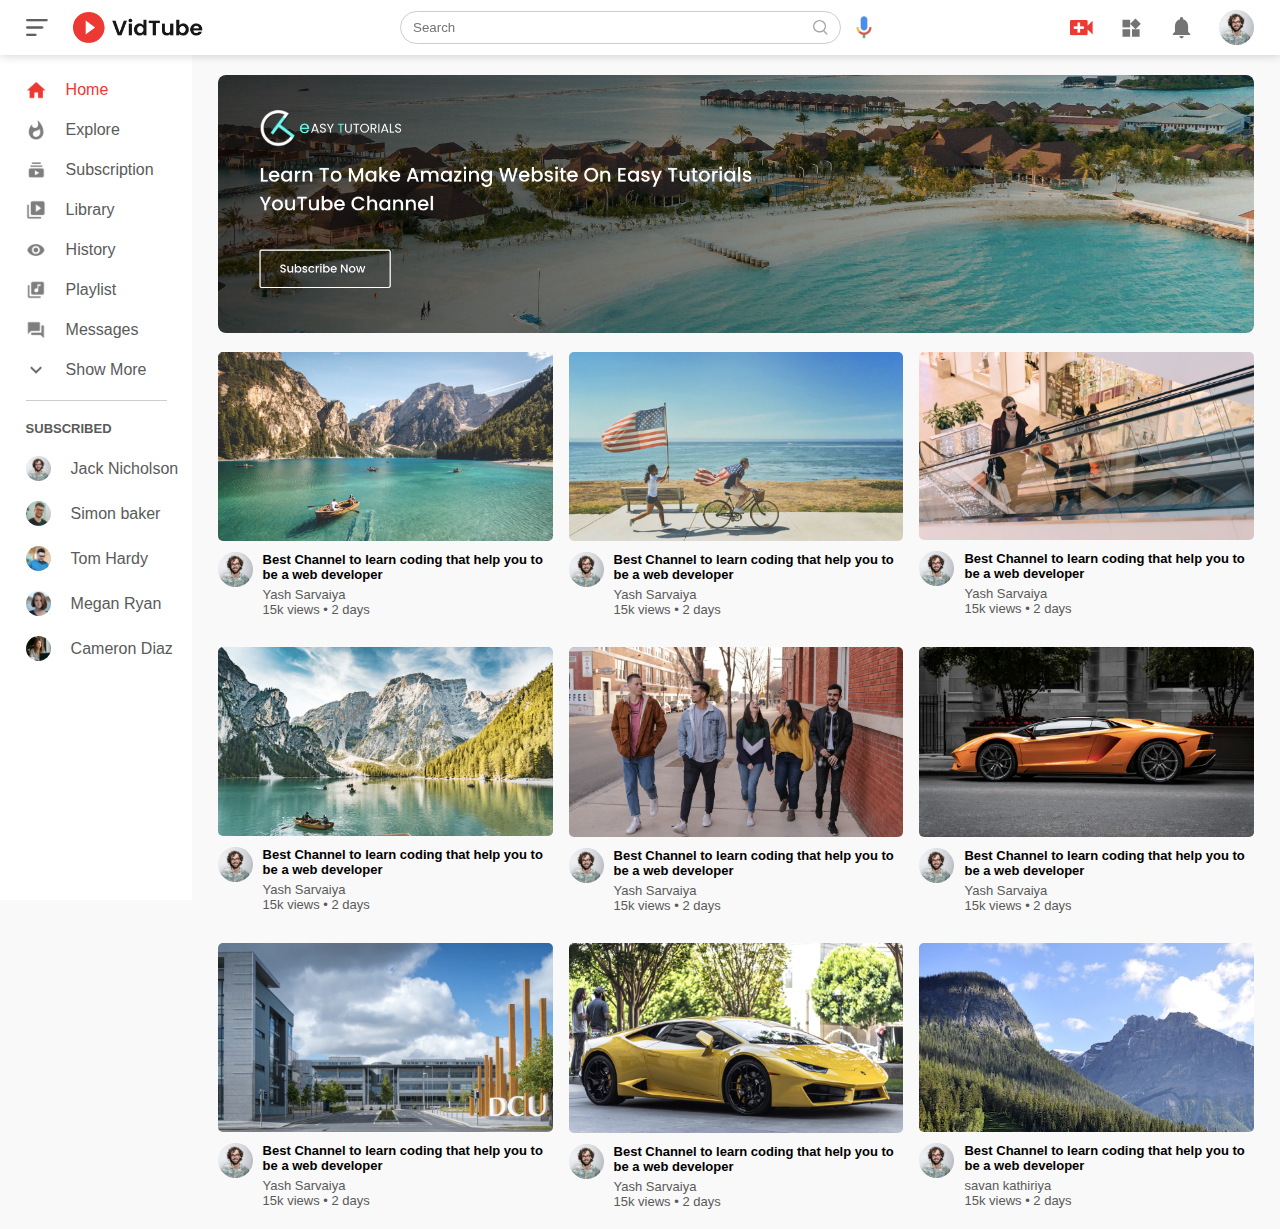
<file: index.html>
<!DOCTYPE html>
<html lang="en">
<head>
    <meta charset="UTF-8">
    <meta http-equiv="X-UA-Compatible" content="IE=edge">
    <meta name="viewport" content="width=device-width, initial-scale=1.0">
    <title>Youtube Clone By savan kathiriya</title>
    <link rel="stylesheet" href="style.css">
</head>
<body>
    
    <nav class = "flex-div">
        <div class="nav-left flex-div">
             <img src="images/menu.png" class="menu-icon">
             <img src="images/logo.png" class="logo">

        </div>
        <div class="nav-middle flex-div">
            <div class="search-box flex-div">
                <input type="text" placeholder="Search">
                <img src="images/search.png" >
            </div>
            <img src="images/voice-search.png" class="mic-icon">
        </div>
        <div class="nav-right flex-div">
            <img src="images/upload.png">
            <img src="images/more.png">
            <img src="images/notification.png">
            <img src="images/Jack.png" class="user-icon">
        </div>

    </nav>
    <!---------------sidebar----->
    <div class="sidebar">
        <div class="shortcut-links">
            <a href=""><img src="images/home.png"><p>Home</p></a>
            <a href=""><img src="images/explore.png"><p>Explore</p></a>
            <a href=""><img src="images/subscriprion.png"><p>Subscription</p></a>
            <a href=""><img src="images/library.png"><p>Library</p></a>
            <a href=""><img src="images/history.png"><p>History</p></a>
            <a href=""><img src="images/playlist.png"><p>Playlist</p></a>
            <a href=""><img src="images/messages.png"><p>Messages</p></a>
            <a href=""><img src="images/show-more.png"><p>Show More</p></a>
            <hr>
        </div>
        <div class="subscribed-list">
            <h3>SUBSCRIBED</h3>
            <a href=""><img src="images/Jack.png"><p>Jack Nicholson</p></a>
            <a href=""><img src="images/simon.png"><p>Simon baker</p></a>
            <a href=""><img src="images/tom.png"><p>Tom Hardy</p></a>
            <a href=""><img src="images/megan.png"><p>Megan Ryan</p></a>
            <a href=""><img src="images/cameron.png"><p>Cameron Diaz</p></a>
        </div>
    </div>


<!-- ------------------main------------ -->

<div class="container">
    <div class="banner">
        <img src="images/banner.png">
    </div>
    <div class="list-container">
        <div class="vid-list">
            <a href="play-video.html"><img src="images/thumbnail1.png" class="thumbnail"></a>
            <div class="flex-div">
                <img src="images/Jack.png">
                <div class="vid-info">
                    <a href="play-video.html">Best Channel to learn coding that help you 
                        to be a web developer</a>
                    <p>Yash Sarvaiya</p>
                    <p>15k views &bull; 2 days</p>
                </div>
            </div>
        </div>
        <div class="vid-list">
            <a href=""><img src="images/thumbnail2.png" class="thumbnail"></a>
            <div class="flex-div">
                <img src="images/Jack.png">
                <div class="vid-info">
                    <a href="">Best Channel to learn coding that help you 
                        to be a web developer</a>
                    <p>Yash Sarvaiya</p>
                    <p>15k views &bull; 2 days</p>
                </div>
            </div>
        </div>
        <div class="vid-list">
            <a href=""><img src="images/thumbnail3.png" class="thumbnail"></a>
            <div class="flex-div">
                <img src="images/Jack.png">
                <div class="vid-info">
                    <a href="">Best Channel to learn coding that help you 
                        to be a web developer</a>
                    <p>Yash Sarvaiya</p>
                    <p>15k views &bull; 2 days</p>
                </div>
            </div>
        </div>
        <div class="vid-list">
            <a href=""><img src="images/thumbnail4.png" class="thumbnail"></a>
            <div class="flex-div">
                <img src="images/Jack.png">
                <div class="vid-info">
                    <a href="">Best Channel to learn coding that help you 
                        to be a web developer</a>
                    <p>Yash Sarvaiya</p>
                    <p>15k views &bull; 2 days</p>
                </div>
            </div>
        </div>
        <div class="vid-list">
            <a href=""><img src="images/thumbnail5.png" class="thumbnail"></a>
            <div class="flex-div">
                <img src="images/Jack.png">
                <div class="vid-info">
                    <a href="">Best Channel to learn coding that help you 
                        to be a web developer</a>
                    <p>Yash Sarvaiya</p>
                    <p>15k views &bull; 2 days</p>
                </div>
            </div>
        </div>
        <div class="vid-list">
            <a href=""><img src="images/thumbnail6.png" class="thumbnail"></a>
            <div class="flex-div">
                <img src="images/Jack.png">
                <div class="vid-info">
                    <a href="">Best Channel to learn coding that help you 
                        to be a web developer</a>
                    <p>Yash Sarvaiya</p>
                    <p>15k views &bull; 2 days</p>
                </div>
            </div>
        </div>
        <div class="vid-list">
            <a href=""><img src="images/thumbnail7.png" class="thumbnail"></a>
            <div class="flex-div">
                <img src="images/Jack.png">
                <div class="vid-info">
                    <a href="">Best Channel to learn coding that help you 
                        to be a web developer</a>
                    <p>Yash Sarvaiya</p>
                    <p>15k views &bull; 2 days</p>
                </div>
            </div>
        </div>
        <div class="vid-list">
            <a href=""><img src="images/thumbnail8.png" class="thumbnail"></a>
            <div class="flex-div">
                <img src="images/Jack.png">
                <div class="vid-info">
                    <a href="">Best Channel to learn coding that help you 
                        to be a web developer</a>
                    <p>Yash Sarvaiya</p>
                    <p>15k views &bull; 2 days</p>
                </div>
            </div>
        </div>
        <div class="vid-list">
            <a href=""><img src="images/thumbnail10.png" class="thumbnail"></a>
            <div class="flex-div">
                <img src="images/Jack.png">
                <div class="vid-info">
                    <a href="">Best Channel to learn coding that help you 
                        to be a web developer</a>
                    <p>savan kathiriya</p>
                    <p>15k views &bull; 2 days</p>
                </div>
            </div>
        </div>
        
    </div>
</div>

<script src = "script.js"></script>
</body>
</html>
</file>
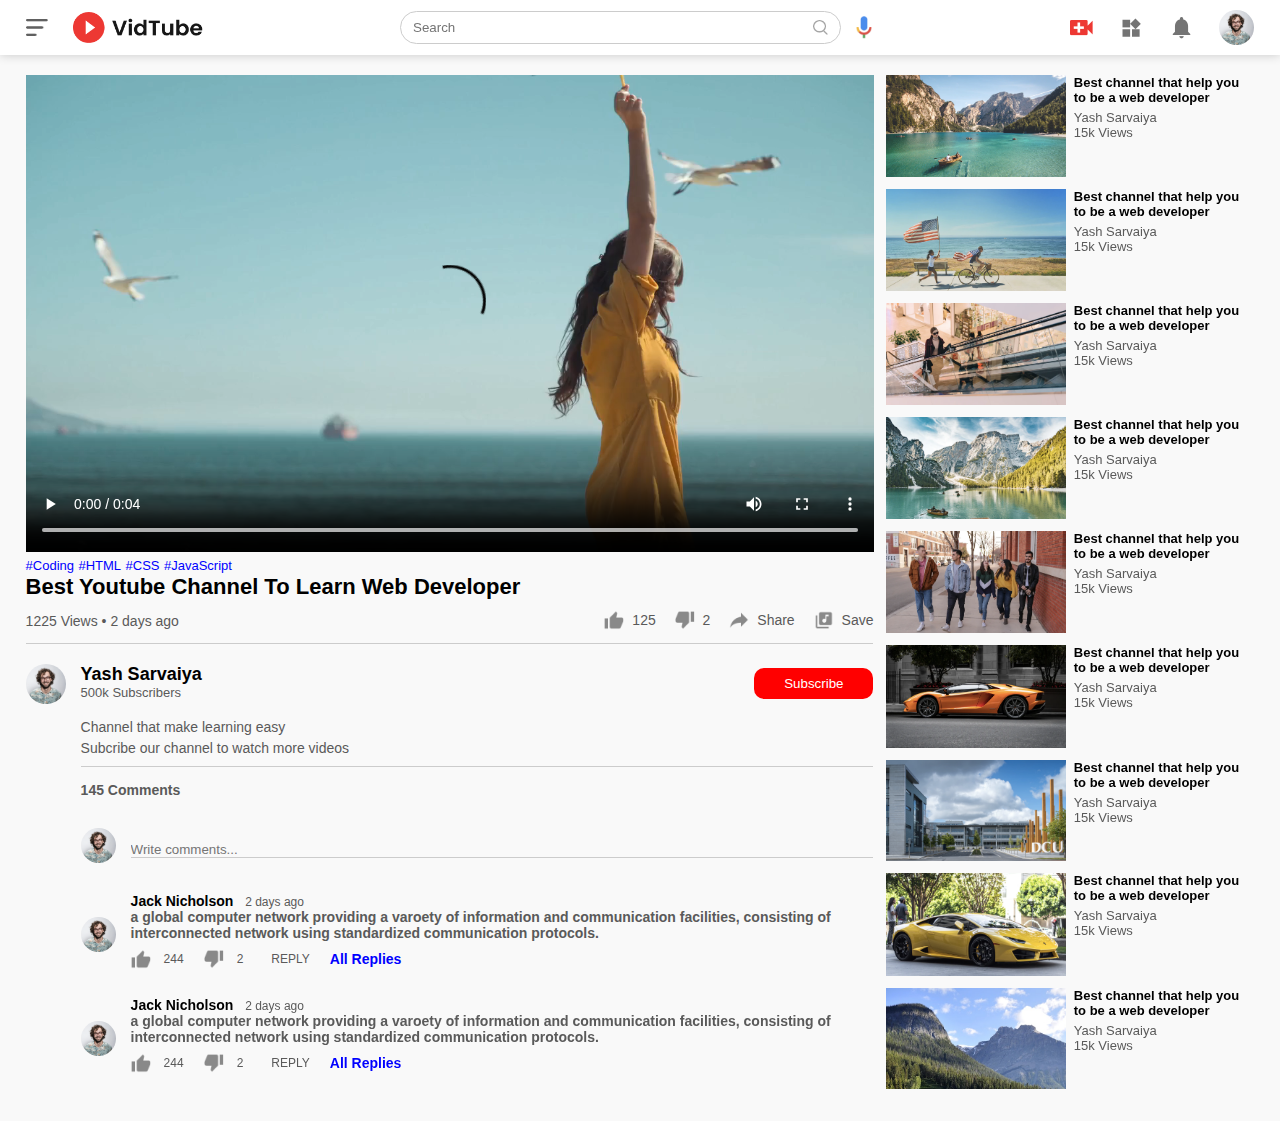
<file: play-video.html>
<!DOCTYPE html>
<html lang="en">
<head>
    <meta charset="UTF-8">
    <meta http-equiv="X-UA-Compatible" content="IE=edge">
    <meta name="viewport" content="width=device-width, initial-scale=1.0">
    <title>Play Video - By Yash Sarvaiya</title>
    <link rel="stylesheet" href="style.css">

</head>
<body>
    <nav class = "flex-div">
        <div class="nav-left flex-div">
             <img src="images/menu.png" class="menu-icon">
             <img src="images/logo.png" class="logo">

        </div>
        <div class="nav-middle flex-div">
            <div class="search-box flex-div">
                <input type="text" placeholder="Search">
                <img src="images/search.png" >
            </div>
            <img src="images/voice-search.png" class="mic-icon">
        </div>
        <div class="nav-right flex-div">
            <img src="images/upload.png">
            <img src="images/more.png">
            <img src="images/notification.png">
            <img src="images/Jack.png" class="user-icon">
        </div>

    </nav>

    <div class="container play-container">
        <div class="row">
            <div class="play-video">
                <video controls autoplay>
                    <source src="images/video.mp4" type="video/mp4">
                </video>
                <div class="tags">
                    <a href="">#Coding</a>
                    <a href="">#HTML</a> 
                    <a href="">#CSS</a>
                    <a href="">#JavaScript</a>

                </div>
                <h3>Best Youtube Channel To Learn Web Developer</h3>
                <div class="play-video-info">
                    <p>1225 Views &bull; 2 days ago</p>
                    <div>
                        <a href=""><img src="images/like.png" >125</a>
                        <a href=""><img src="images/dislike.png" >2</a>
                        <a href=""><img src="images/share.png" >Share</a>
                        <a href=""><img src="images/save.png" >Save</a>
                    </div>
                </div>
                <hr>
                <div class="publisher">
                    <img src="images/Jack.png">
                    <div>
                        <p>Yash Sarvaiya</p>
                        <span>500k Subscribers</span>
                    </div>
                    <button type="button">Subscribe</button>
                </div>
                <div class="vid-description">
                    <p>Channel that make learning easy</p>
                    <p>Subcribe our channel to watch more videos</p>
                    <hr>
                    <h4>145 Comments</h4>

                    <div class="add-comment">
                        <img src="images/Jack.png">
                        <input type="text" placeholder="Write comments...">
                    </div>
                    <div class="old-comment">
                        <img src="images/Jack.png">
                        <div>
                            <h3>Jack Nicholson <span>2 days ago</span>
                            <p>a global computer network providing a varoety of information 
                            and communication facilities, consisting of interconnected 
                            network using standardized communication protocols.
                            <div class="acomment-action">
                                <img src="images/like.png">
                                <span>244</span>
                                <img src="images/dislike.png" >
                                <span>2</span>
                                <span>REPLY</span>
                                <a href="">All Replies</a>
                            </div>
                            </p>
                            </h3>
                        </div>
                    </div>
                    <div class="old-comment">
                        <img src="images/Jack.png">
                        <div>
                            <h3>Jack Nicholson <span>2 days ago</span>
                            <p>a global computer network providing a varoety of information 
                            and communication facilities, consisting of interconnected 
                            network using standardized communication protocols.
                            <div class="acomment-action">
                                <img src="images/like.png">
                                <span>244</span>
                                <img src="images/dislike.png" >
                                <span>2</span>
                                <span>REPLY</span>
                                <a href="">All Replies</a>
                            </div>
                            </p>
                            </h3>
                        </div>
                    </div>

                </div>

            </div>
            <div class="right-sidebar">
                
                <div class="side-video-list">
                    <a href="" class="small-thumbnail"> <img src="images/thumbnail1.png"></a>
                    <div class="vid-info">  
                        <a href="">Best channel that help you to be a web developer</a>
                        <p>Yash Sarvaiya</p>
                        <p>15k Views</p>
                    </div>
                </div>
                <div class="side-video-list">
                    <a href="" class="small-thumbnail"> <img src="images/thumbnail2.png"></a>
                    <div class="vid-info">
                        <a href="">Best channel that help you to be a web developer</a>
                        <p>Yash Sarvaiya</p>
                        <p>15k Views</p>
                    </div>
                </div>
                <div class="side-video-list">
                    <a href="" class="small-thumbnail"> <img src="images/thumbnail3.png"></a>
                    <div class="vid-info">
                        <a href="">Best channel that help you to be a web developer</a>
                        <p>Yash Sarvaiya</p>
                        <p>15k Views</p>
                    </div>
                </div>
                <div class="side-video-list">
                    <a href="" class="small-thumbnail"> <img src="images/thumbnail4.png"></a>
                    <div class="vid-info">
                        <a href="">Best channel that help you to be a web developer</a>
                        <p>Yash Sarvaiya</p>
                        <p>15k Views</p>
                    </div>
                </div>
                <div class="side-video-list">
                    <a href="" class="small-thumbnail"> <img src="images/thumbnail5.png"></a>
                    <div class="vid-info">
                        <a href="">Best channel that help you to be a web developer</a>
                        <p>Yash Sarvaiya</p>
                        <p>15k Views</p>
                    </div>
                </div>
                <div class="side-video-list">
                    <a href="" class="small-thumbnail"> <img src="images/thumbnail6.png"></a>
                    <div class="vid-info">
                        <a href="">Best channel that help you to be a web developer</a>
                        <p>Yash Sarvaiya</p>
                        <p>15k Views</p>
                    </div>
                </div>
                <div class="side-video-list">
                    <a href="" class="small-thumbnail"> <img src="images/thumbnail7.png"></a>
                    <div class="vid-info">
                        <a href="">Best channel that help you to be a web developer</a>
                        <p>Yash Sarvaiya</p>
                        <p>15k Views</p>
                    </div>
                </div>
                <div class="side-video-list">
                    <a href="" class="small-thumbnail"> <img src="images/thumbnail8.png"></a>
                    <div class="vid-info">
                        <a href="">Best channel that help you to be a web developer</a>
                        <p>Yash Sarvaiya</p>
                        <p>15k Views</p>
                    </div>
                </div>
                <div class="side-video-list">
                    <a href="" class="small-thumbnail"> <img src="images/thumbnail10.png"></a>
                    <div class="vid-info">
                        <a href="">Best channel that help you to be a web developer</a>
                        <p>Yash Sarvaiya</p>
                        <p>15k Views</p>
                    </div>
                </div>


            </div>
        </div>
    </div>
</body>
</html>
</file>
<file: style.css>
*{
    margin:0;
    padding:0;
    font-family:'poppins',sans-serif;
    box-sizing:border-box;
}
a{
    text-decoration: none;
    color:#5a5a5a;
}
img{
    cursor:pointer;
}
.flex-div{ 
    display:flex;
    align-items:center;
}
nav{
    padding:10px 2%;
    justify-content: space-between;
    box-shadow: 0 0 10px rgba(0,0,0,0.2);
    background: #fff;
    position:sticky;
    top:0;
    z-index:10;
}
.nav-right img{
    width:25px;
    margin-right:25px;
}
.nav-right .user-icon{
    width:35px;
    border-radius: 50%;
    margin-right: 0;
}
.nav-left .menu-icon{
    width:22px;
    margin-right: 25px;   
}
.nav-left .logo{
    width:130px;
}
.nav-middle .mic-icon{
    width: 16px;
}
.nav-middle .search-box{
    border:1px solid #ccc;
    margin-right: 15px;
    padding:8px 12px;
    border-radius: 25px;
}
.nav-middle .search-box input{
    width:400px;
    border:0;
    outline:0;
    background:transparent;
}
.nav-middle .search-box img{
    width:15px;
}
/*------------------sidebar-----------*/
.sidebar{
    background:#fff;
    width:15%;
    height:100vh;
    position:fixed;
    top:0;
    padding-left:2%;
    padding-top: 80px;
}
.shortcut-links a img{
    width:20px;
    margin-right: 20px;
}
.shortcut-links a{
    display: flex;
    align-items: center;
    margin-bottom: 20px;
    width:fit-content;
    flex-wrap:wrap;
}
.shortcut-links a:first-child{
    color:#ed3833;
}
.sidebar hr{
    border:0;
    height: 1px;
    background: #ccc;
    width:85%;
}
.subscribed-list h3{
    font-size:13px;
    margin:20px 0;
    color:#5a5a5a;
}

.subscribed-list a{
    display: flex;
    align-items: center;
    margin-bottom: 20px;
    width: fit-content;
    flex-wrap:wrap;
}
.subscribed-list a img{
    width:25px;
    border-radius: 50%;
    margin-right: 20px;
}
.small-sidebar{
    width: 5%;
}
.small-sidebar a p{
    display:none;
}
.small-sidebar h3{
    display:none;
}
.small-sidebar hr{
    width:50%;
    margin-bottom:25px;
}
/* -------main---------- */

.container{
    background: #f9f9f9;
    padding-left:17%;
    padding-right: 2%;
    padding-top: 20px;
    padding-bottom: 20px;
}

.large-container{
    padding-left:7%;
}

.banner{
    width:100%;
}
.banner img{
    width:100%;
    border-radius: 8px;
}

.list-container{
    display:grid;
    grid-template-columns: repeat(auto-fit, minmax(250px,1fr));
    grid-column-gap: 16px;
    grid-row-gap:30px;
    margin-top: 15px;
}

.vid-list .thumbnail{
    width:100%;
    border-radius: 5px;
}

.vid-list .flex-div{
    align-items:flex-start;
    margin-top:7px;
}

.vid-list .flex-div img{
    width: 35px;
    margin-right: 10px;
    border-radius: 50%;
}
.vid-info {
    color: #5a5a5a;
    font-size:13px;
}
.vid-info a{
    color:#000;
    font-weight: 600;
    display: block;
    margin-bottom: 5px;
}



@media (max-width : 900px){
    .menu-icon{
        display: none;
    }
    .sidebar{
        display: none;
    }
    .container, .large-container{
        padding-left: 5%;
        padding-right: 5%;
    }
    .nav-right img{
        display: none;
    }
    .nav-right .user-icon{
        display: block;
        width: 30px;
    }
    .nav-middle .search-box input{
        width: 100px;
    }
    .nav-middle .mic-icon{
        display:none;
    }
    .logo{
        width:90px;
    }
}

/* ----------------play video page------------ */

.play-container{
    padding-left: 2%;
}
.row{
    display: flex;
    justify-content: space-between;
    flex-wrap: wrap;
}
.play-video{
    flex-basis: 69%;
}
.right-sidebar{
    flex-basis: 30%;
}
.play-video video{
    width: 100%;
}
.side-video-list{
    display: flex;
    justify-content: space-between;
    margin-bottom: 8px;
}
.side-video-list img{
    width: 100%;
}
.side-video-list{
    display: flex;
    justify-content: space-between;
    margin-bottom: 8px;
}
.side-video-list img{
    width:100%;
}
.side-video-list .small-thumbnail{
    flex-basis: 49%;
}
.side-video-list .vid-info{
    flex-basis:49%;
}
.play-video .tags a{
    color:#0000ff;
    font-size: 13px;
}
.play-video h3{
    font-weight: 600;
    font-size: 22px;
}
.play-video .play-video-info{
    display: flex;
    align-items: center;
    justify-content: space-between;
    flex-wrap: wrap;
    margin-top: 10px;
    font-size: 14px;
    color: #5a5a5a;
} 
.play-video .play-video-info a img{
    width: 20px;
    margin-right: 8px;
}
.play-video .play-video-info a{
    display: inline-flex;
    align-items: center;
    margin-left: 15px;
}
.play-video hr{
    border: 0;
    height: 1px;
    background: #ccc;
    margin: 10px 0px;
}
.publisher{
    display: flex;
    align-items: center;
    margin-top: 20px;
}
.publisher div{
    flex:1;
    line-height: 18px;
}
.publisher img{
    width: 40px;
    border-radius: 50%;
    margin-right: 15px;
}
.publisher div p{
    color:#000;
    font-weight: 600;
    font-size: 18px;
}
.publisher div span{
    font-size: 13px;
    color:#5a5a5a;
}
.publisher button{
    background: red;
    color: #fff;
    padding: 8px 30px;
    border: 0;
    outline: 0;
    border-radius: 10px;
    cursor:pointer;
}
.vid-description{
    padding-left: 55px;
    margin: 15px 0;
}
.vid-description p{
    font-size: 14px;
    margin-bottom: 5px;
    color: #5a5a5a;
}
.vid-description h4{
    font-size: 14px;
    color: #5a5a5a;
    margin-top: 15px;
}
.add-comment{
    display: flex;
    align-items: center;
    margin: 30px 0;
}
.add-comment img{
    width: 35px;
    border-radius: 50%;
    margin-right: 15px;
}
.add-comment input{
    border: 0;
    outline: 0;
    border-bottom: 1px solid #ccc;
    width: 100%;
    padding-top: 10px;
    background: transparent;
}
.old-comment{
    display: flex;
    align-items: center;
    margin: 20px 0;
}
.old-comment img{
    width: 35px;
    border-radius: 50%;
    margin-right: 15px;
}
.old-comment h3{
    font-size: 14px;
    margin-bottom: 2px;
}
.old-comment h3 span{
    font-size: 12px;
    color: #5a5a5a;
    font-weight: 500;
    margin-left: 8px;
}
.old-comment .acomment-action{
    display: flex;
    align-items: center;
    margin: 8px 0;
    font-size: 14px;
}
.old-comment .acomment-action img{
    border-radius: 0;
    width: 20px;
    margin-right: 5px;
}
.old-comment .acomment-action span{
    margin-right: 20px;
    color: #5a5a5a; 
}
.old-comment .acomment-action a{
    color: #0000ff;
}

@media (max-width:900px){
    .play-video{
        flex-basis: 100%;
    }
    .right-sidebar{
        flex-basis: 100%;
    }
    .play-container{
        padding-left: 5%;
    }
    .vid-description{
        padding-left: 0;
    }
    .play-video .play-video-info a{
        margin-left: 0;
        margin-right: 15px;
        margin-top: 15px;
    }
}
</file>
